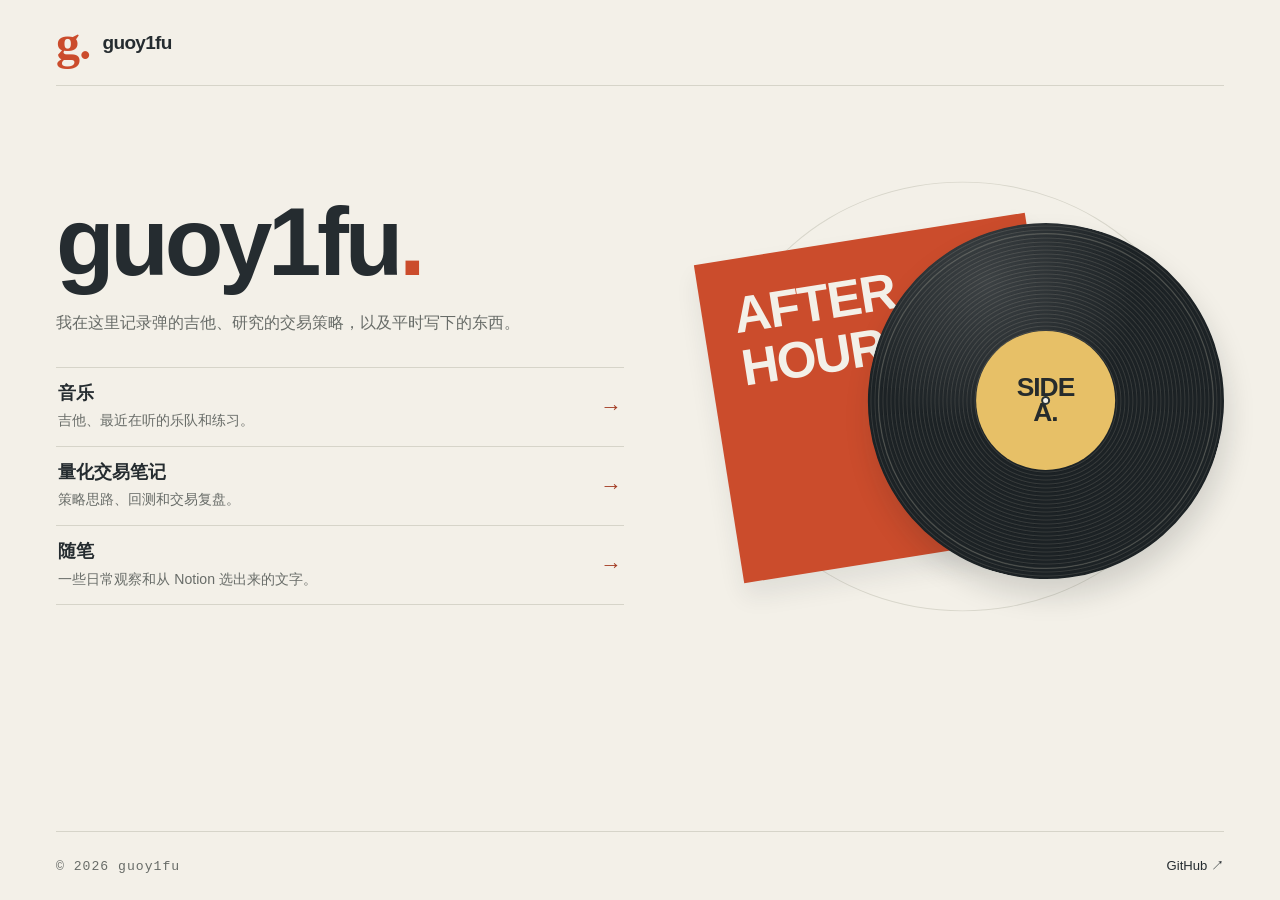
<file: index.html>
<!doctype html>
<html lang="zh-CN">
<head>
  <meta charset="utf-8">
  <meta name="viewport" content="width=device-width, initial-scale=1">
  <meta name="description" content="guoy1fu 的音乐、量化交易笔记和随笔。">
  <meta name="theme-color" content="#f3f0e8">
  <title>guoy1fu 的个人网站</title>
  <link rel="icon" href="./assets/favicon.svg" type="image/svg+xml">
  <link rel="stylesheet" href="./assets/style.css?v=2">
  <link rel="stylesheet" href="./assets/site.css?v=1">
  <script src="./assets/app.js?v=2" defer></script>
</head>
<body class="personal-site personal-home">
  <a class="skip" href="#main">跳到正文</a>
  <header class="header shell">
    <div class="brand"><span class="brand-mark" aria-hidden="true">g.</span><span>guoy1fu</span></div>

  </header>
  <main id="main" tabindex="-1">
    <div class="shell front-page">
      <div class="front-copy">
        <h1>guoy1fu<span>.</span></h1>
        <p class="page-intro">我在这里记录弹的吉他、研究的交易策略，以及平时写下的东西。</p>
        <nav class="front-links" aria-label="网站栏目">
          <a href="music/">
            <span><strong>音乐</strong><small>吉他、最近在听的乐队和练习。</small></span>
            <span class="link-arrow" aria-hidden="true">→</span>
          </a>
          <a href="trading/">
            <span><strong>量化交易笔记</strong><small>策略思路、回测和交易复盘。</small></span>
            <span class="link-arrow" aria-hidden="true">→</span>
          </a>
          <a href="essays/">
            <span><strong>随笔</strong><small>一些日常观察和从 Notion 选出来的文字。</small></span>
            <span class="link-arrow" aria-hidden="true">→</span>
          </a>
        </nav>
      </div>
      <div class="record-scene front-art" aria-hidden="true">
        <div class="orbit orbit-one"></div>
        <div class="sleeve"><span>AFTER<br>HOURS.</span><i class="sleeve-star">✳</i></div>
        <div class="vinyl"><div class="vinyl-label"><strong>SIDE<br>A.</strong><i></i></div></div>
      </div>
    </div>
  </main>
  <footer class="footer shell">
    <span>© <span data-year>2026</span> guoy1fu</span>
    <a href="https://github.com/guoy1fu">GitHub <span aria-hidden="true">↗</span></a>
  </footer>
</body>
</html>
</file>
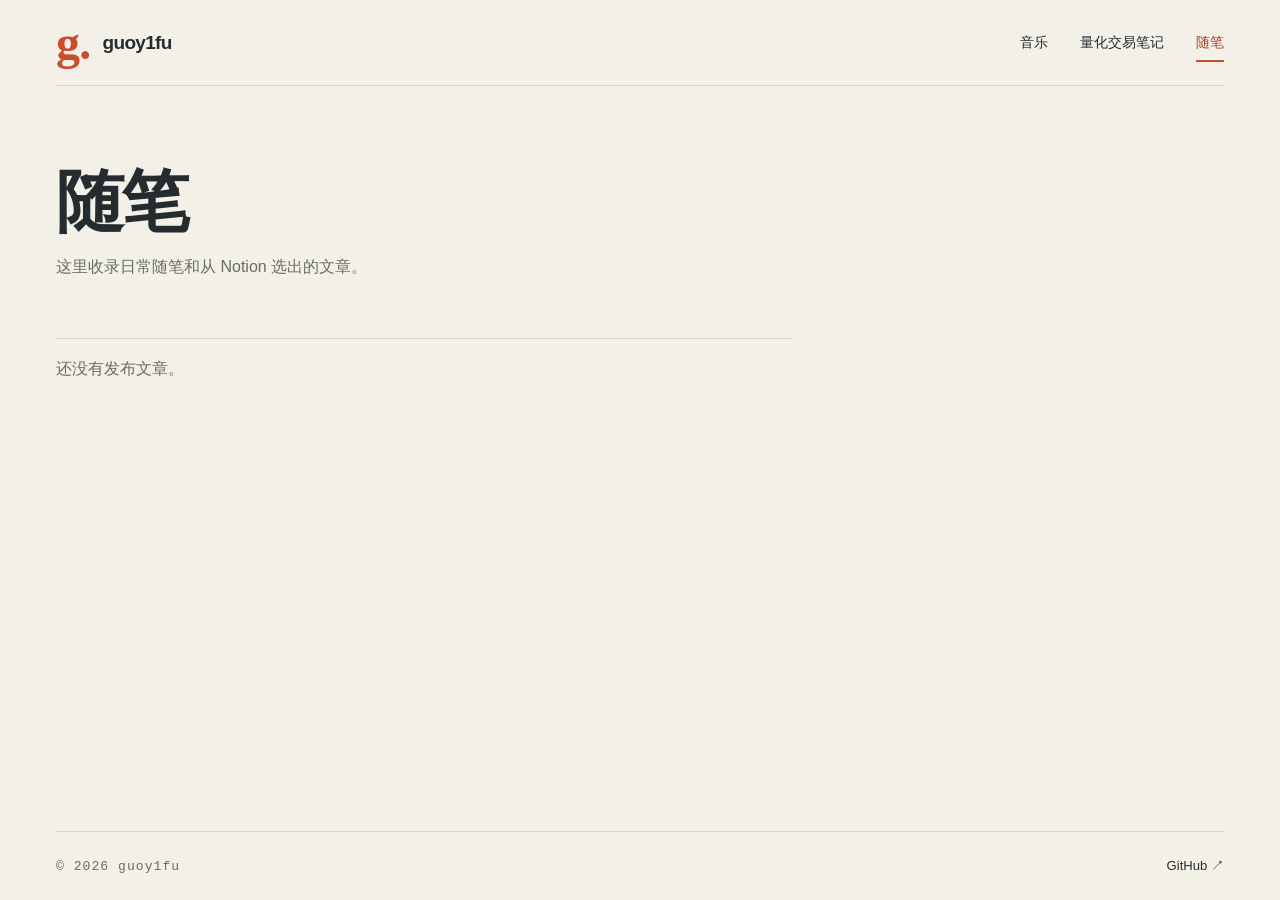
<file: essays/index.html>
<!doctype html>
<html lang="zh-CN">
<head>
  <meta charset="utf-8">
  <meta name="viewport" content="width=device-width, initial-scale=1">
  <meta name="description" content="这里收录日常随笔和从 Notion 选出的文章。">
  <meta name="theme-color" content="#f3f0e8">
  <title>随笔 · guoy1fu</title>
  <link rel="icon" href="../assets/favicon.svg" type="image/svg+xml">
  <link rel="stylesheet" href="../assets/style.css?v=2">
  <link rel="stylesheet" href="../assets/site.css?v=1">
  <script src="../assets/app.js?v=2" defer></script>
</head>
<body class="personal-site ">
  <a class="skip" href="#main">跳到正文</a>
  <header class="header shell">
    <a class="brand" href="../" aria-label="guoy1fu 首页"><span class="brand-mark" aria-hidden="true">g.</span><span>guoy1fu</span></a>
    <nav class="site-nav" aria-label="网站栏目">
      <a href="../music/">音乐</a>
      <a href="../trading/">量化交易笔记</a>
      <a href="../essays/" aria-current="page">随笔</a>
    </nav>
  </header>
  <main id="main" tabindex="-1">
    <div class="shell journal-layout">
      <header class="section-intro-block">
        <h1>随笔</h1>
        <p class="page-intro">这里收录日常随笔和从 Notion 选出的文章。</p>
      </header>
      <div class="journal-entries">
        <p class="empty-message">还没有发布文章。</p>
      </div>
    </div>
  </main>
  <footer class="footer shell">
    <span>© <span data-year>2026</span> guoy1fu</span>
    <a href="https://github.com/guoy1fu">GitHub <span aria-hidden="true">↗</span></a>
  </footer>
</body>
</html>
</file>
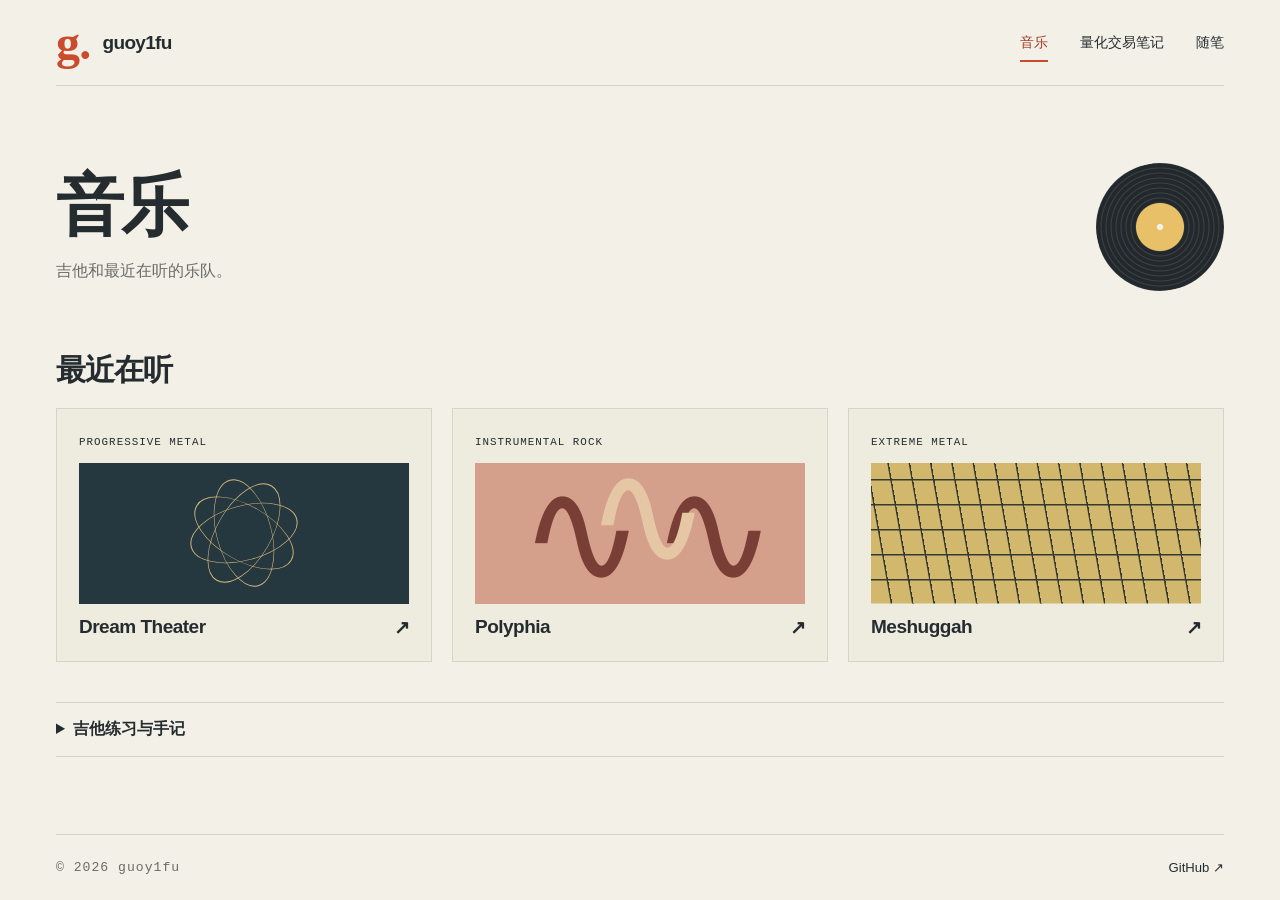
<file: music/index.html>
<!doctype html>
<html lang="zh-CN">
<head>
  <meta charset="utf-8">
  <meta name="viewport" content="width=device-width, initial-scale=1">
  <meta name="description" content="guoy1fu 的吉他、听歌收藏和练习工具。">
  <meta name="theme-color" content="#f3f0e8">
  <title>音乐 · guoy1fu</title>
  <link rel="icon" href="../assets/favicon.svg" type="image/svg+xml">
  <link rel="stylesheet" href="../assets/style.css?v=2">
  <link rel="stylesheet" href="../assets/site.css?v=1">
  <script src="../assets/app.js?v=3" defer></script>
</head>
<body class="personal-site personal-music">
  <a class="skip" href="#main">跳到正文</a>
  <header class="header shell">
    <a class="brand" href="../" aria-label="guoy1fu 首页"><span class="brand-mark" aria-hidden="true">g.</span><span>guoy1fu</span></a>
    <nav class="site-nav" aria-label="网站栏目">
      <a href="../music/" aria-current="page">音乐</a>
      <a href="../trading/">量化交易笔记</a>
      <a href="../essays/">随笔</a>
    </nav>
  </header>
  <main id="main" tabindex="-1">
    <div class="shell music-layout">
      <header class="section-intro-block music-title">
        <div>
          <h1>音乐</h1>
          <p class="page-intro">吉他和最近在听的乐队。</p>
        </div>
        <div class="music-title-record" aria-hidden="true"></div>
      </header>
      <section class="listening" id="sounds" aria-labelledby="listening-title">
        <h2 id="listening-title">最近在听</h2>
        <div class="artists" lang="en">
          <a class="artist artist-one" href="https://dreamtheater.net/" target="_blank" rel="noopener noreferrer"><span class="artist-index">PROGRESSIVE METAL</span><div class="artist-visual visual-rings" aria-hidden="true"><i></i><i></i><i></i><i></i></div><h3>Dream Theater <span aria-hidden="true">↗</span></h3></a>
          <a class="artist artist-two" href="https://www.polyphia.com/" target="_blank" rel="noopener noreferrer"><span class="artist-index">INSTRUMENTAL ROCK</span><div class="artist-visual visual-wave" aria-hidden="true">∿<span>∿</span>∿</div><h3>Polyphia <span aria-hidden="true">↗</span></h3></a>
          <a class="artist artist-three" href="https://www.meshuggah.net/" target="_blank" rel="noopener noreferrer"><span class="artist-index">EXTREME METAL</span><div class="artist-visual visual-grid" aria-hidden="true"></div><h3>Meshuggah <span aria-hidden="true">↗</span></h3></a>
        </div>
      </section>
      <details class="practice-disclosure" id="practice">
        <summary>吉他练习与手记</summary>
        <div class="practice-content">
          <section aria-label="Practice timer and weekly sessions" lang="en">
            <div class="practice-tool">
              <div class="tool-title">Session timer</div>
              <div class="timer" id="timer" role="timer" aria-label="Session countdown">25:00</div>
              <p class="timer-caption" id="timer-caption" aria-live="polite">Ready.</p>
              <div class="timer-controls">
                <button class="button dark" id="timer-start" type="button">Start <span>▷</span></button>
                <button class="icon-button" id="timer-reset" type="button" aria-label="Reset timer">↺</button>
              </div>
              <div class="weekly">
                <div><strong>This week</strong><span id="weekly-count">0 / 3</span></div>
                <label><input type="checkbox" data-practice="0"> Session 01</label>
                <label><input type="checkbox" data-practice="1"> Session 02</label>
                <label><input type="checkbox" data-practice="2"> Session 03</label>
                <small id="storage-notice">Saved in this browser. Resets on Monday.</small>
              </div>
            </div>
          </section>
          <section id="notebook" aria-labelledby="notebook-title" lang="en">
            <h2 id="notebook-title">Scratchpad</h2>
            <form id="note-form" class="note-form">
              <label for="note-text">New note</label>
              <textarea id="note-text" rows="5" maxlength="3000" placeholder="Riffs, chords, ideas…" required></textarea>
              <div class="note-actions">
                <span id="note-status" role="status">Private · Browser storage</span>
                <button class="button dark" type="submit">Save <span>↗</span></button>
              </div>
              <div class="saved-notes" id="saved-notes"></div>
              <button id="export-notes" class="underlined export" type="button" hidden>Export notes ↓</button>
            </form>
          </section>
        </div>
      </details>
    </div>
  </main>
  <footer class="footer shell">
    <span>© <span data-year>2026</span> guoy1fu</span>
    <a href="https://github.com/guoy1fu">GitHub <span aria-hidden="true">↗</span></a>
  </footer>
</body>
</html>
</file>
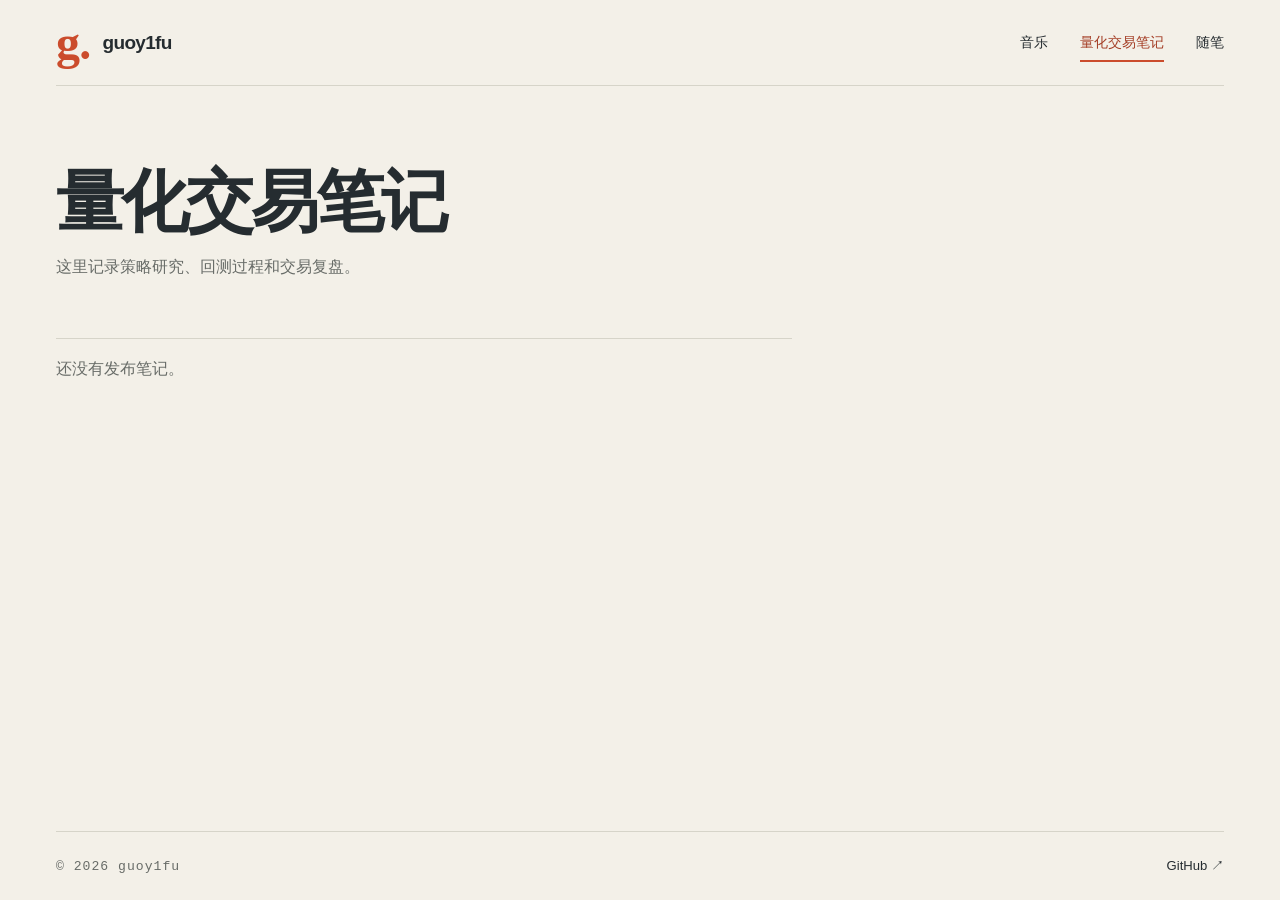
<file: trading/index.html>
<!doctype html>
<html lang="zh-CN">
<head>
  <meta charset="utf-8">
  <meta name="viewport" content="width=device-width, initial-scale=1">
  <meta name="description" content="这里记录策略研究、回测过程和交易复盘。">
  <meta name="theme-color" content="#f3f0e8">
  <title>量化交易笔记 · guoy1fu</title>
  <link rel="icon" href="../assets/favicon.svg" type="image/svg+xml">
  <link rel="stylesheet" href="../assets/style.css?v=2">
  <link rel="stylesheet" href="../assets/site.css?v=1">
  <script src="../assets/app.js?v=2" defer></script>
</head>
<body class="personal-site ">
  <a class="skip" href="#main">跳到正文</a>
  <header class="header shell">
    <a class="brand" href="../" aria-label="guoy1fu 首页"><span class="brand-mark" aria-hidden="true">g.</span><span>guoy1fu</span></a>
    <nav class="site-nav" aria-label="网站栏目">
      <a href="../music/">音乐</a>
      <a href="../trading/" aria-current="page">量化交易笔记</a>
      <a href="../essays/">随笔</a>
    </nav>
  </header>
  <main id="main" tabindex="-1">
    <div class="shell journal-layout">
      <header class="section-intro-block">
        <h1>量化交易笔记</h1>
        <p class="page-intro">这里记录策略研究、回测过程和交易复盘。</p>
      </header>
      <div class="journal-entries">
        <p class="empty-message">还没有发布笔记。</p>
      </div>
    </div>
  </main>
  <footer class="footer shell">
    <span>© <span data-year>2026</span> guoy1fu</span>
    <a href="https://github.com/guoy1fu">GitHub <span aria-hidden="true">↗</span></a>
  </footer>
</body>
</html>
</file>
<file: assets/style.css>
@charset "UTF-8";
:root{--paper:#f3f0e8;--ink:#252c30;--muted:#686c68;--orange:#cb4c2c;--line:#d6d4c9;--cream:#f9f5e9;--navy:#1e3039;--mono:Consolas,"Courier New",monospace;--sans:Inter,"Segoe UI","PingFang SC","Microsoft YaHei",sans-serif}
*{box-sizing:border-box}html{scroll-behavior:smooth;scroll-padding-top:24px}body{margin:0;background:var(--paper);color:var(--ink);font-family:var(--sans);-webkit-font-smoothing:antialiased}a{color:inherit;text-decoration:none}button,input,textarea{font:inherit}button,a,input,textarea{-webkit-tap-highlight-color:transparent}button{cursor:pointer}a:focus-visible,button:focus-visible,input:focus-visible,textarea:focus-visible{outline:3px solid var(--orange);outline-offset:6px}::selection{background:#edb79e;color:#222}.shell{max-width:1280px;width:calc(100% - 112px);margin-inline:auto}.skip{position:fixed;left:20px;top:-80px;background:var(--ink);color:white;padding:15px;z-index:30}.skip:focus{top:10px}.header{height:112px;display:flex;align-items:center;justify-content:space-between;border-bottom:1px solid var(--line);gap:24px}.brand{display:flex;align-items:center;gap:12px;font-size:19px;font-weight:750;letter-spacing:-.7px}.brand-mark{font-family:Georgia,serif;font-size:48px;color:var(--orange);line-height:1}.brand-sub{display:block;margin-top:5px;font:8px var(--mono);letter-spacing:1.05px;color:var(--muted)}nav{display:flex;align-items:center;gap:32px;font-size:13px}nav a{position:relative;padding:10px 0}nav a[aria-current]{color:var(--orange)}nav a[aria-current]:after{content:"";position:absolute;bottom:0;left:0;width:16px;height:2px;background:var(--orange)}nav a:hover{color:var(--orange)}nav .github{border-left:1px solid var(--line);padding-left:28px;font:12px var(--mono)}.eyebrow{font:10px/1.6 var(--mono);letter-spacing:1.6px;margin:0 0 22px}.status-dot{display:inline-block;width:7px;height:7px;border-radius:50%;background:var(--orange);margin-right:8px}.home-hero{display:grid;grid-template-columns:1.04fr 1fr;align-items:center;min-height:660px;gap:24px;padding-block:62px 66px}h1,h2,h3,p{margin-top:0}h1{font-size:clamp(42px,4.6vw,66px);line-height:1.34;letter-spacing:-2.5px;font-weight:750;margin-bottom:27px}.serif-orange{color:var(--orange);font-family:Georgia,"Songti SC",SimSun,serif;font-weight:500}.hero-description{font-size:14px;line-height:2.05;color:var(--muted);margin-bottom:30px}.button{display:inline-flex;align-items:center;justify-content:space-between;gap:40px;min-height:50px;padding:14px 21px;border:1px solid transparent;font-size:12px;line-height:1.4;transition:transform .2s,background .2s}.button:hover{transform:translateY(-3px)}.button.dark{background:var(--ink);color:var(--cream)}.button.dark:hover{background:#40505a}.button.cream{background:var(--cream);color:var(--ink)}.button span{font-size:20px;line-height:1}.hero-footnote{font:9px var(--mono);letter-spacing:.6px;color:var(--muted);display:flex;align-items:center;gap:11px;margin-top:53px}.tiny-star{font-size:22px;color:var(--orange)}.small-line{width:23px;height:1px;background:var(--line)}.record-scene{height:490px;position:relative;display:block;isolation:isolate}.orbit{border:1px solid #d9d7cc;border-radius:50%;position:absolute;z-index:-2;inset:0 0 0 0}.orbit-one{transform:scale(.92)}.orbit-two{transform:scale(1.07,.77) rotate(-33deg)}.scene-caption{position:absolute;left:12px;top:3px;font:9px var(--mono);letter-spacing:1.5px}.scene-bottom{position:absolute;bottom:3px;right:8px;font:8px var(--mono);letter-spacing:1.2px}.sleeve{position:absolute;left:0;top:83px;width:65%;height:330px;background:var(--orange);color:var(--paper);transform:rotate(-9deg);box-shadow:0 14px 24px #1e303917;overflow:hidden;padding:26px 22px;z-index:1}.sleeve>span{font-size:clamp(24px,2.7vw,38px);font-weight:850;line-height:1.02;letter-spacing:-1.5px;position:relative;z-index:3}.sleeve small{position:absolute;bottom:19px;left:22px;font:8px var(--mono);letter-spacing:1px}.sleeve-star{position:absolute;right:-10px;bottom:16px;font-size:170px;line-height:1;color:#e89466;font-style:normal}.vinyl{position:absolute;width:340px;height:340px;border-radius:50%;background:radial-gradient(circle at 25% 22%,#ffffff24,transparent 39%),repeating-radial-gradient(circle,#1c2225 0px,#1c2225 2px,#373b3b 3px,#181d20 4px);box-shadow:8px 15px 28px #151a1926;display:grid;place-items:center;transition:transform 1s}.record-scene>.vinyl{right:-2px;top:76px;z-index:2;transform:rotate(15deg)}.record-scene:hover>.vinyl{transform:rotate(42deg)}.vinyl:after{content:"";position:absolute;inset:10px;border:1px solid #b2b1a344;border-radius:50%}.vinyl-label{height:134px;width:134px;background:#e7c067;border-radius:50%;text-align:center;display:flex;flex-direction:column;align-items:center;justify-content:center;position:relative;color:#262b2c;transform:rotate(-15deg)}.vinyl-label small{font:6px var(--mono);letter-spacing:.7px;margin:0 0 9px}.vinyl-label strong{font-size:23px;letter-spacing:-1px;line-height:.96}.vinyl-label>span{font:6px var(--mono);margin-top:15px}.vinyl-label i{height:9px;width:9px;background:var(--paper);border:2px solid #283135;border-radius:50%;position:absolute;top:calc(50% - 4px);left:calc(50% - 4px)}.record-sticker{position:absolute;right:0;bottom:36px;width:108px;height:108px;border-radius:50%;background:#e7c067;z-index:3;display:flex;flex-direction:column;align-items:center;justify-content:center;transform:rotate(12deg);font-size:14px;line-height:1.6;font-weight:650;box-shadow:2px 2px 0 #bda35e}.record-sticker b{font-size:23px;line-height:1}.ticker{border-block:1px solid var(--line);padding:18px 0;overflow:hidden;background:#e9e6dc}.ticker>div{width:max-content;font:11px var(--mono);letter-spacing:2px}.ticker span{display:inline-block;margin-inline:42px;font-size:18px;vertical-align:middle;color:var(--orange)}.worlds{padding-block:80px}.section-heading{display:flex;justify-content:space-between;align-items:flex-end;gap:25px;margin-bottom:32px}.section-heading .eyebrow{margin-bottom:12px}.section-heading h2,h2{font-size:30px;line-height:1.5;letter-spacing:-1px;font-weight:650;margin-bottom:0}.section-number{font:9px var(--mono);color:var(--muted);letter-spacing:1px;white-space:nowrap;padding-bottom:8px}.world-feature{display:grid;grid-template-columns:34% 1fr 74px;min-height:285px;border:1px solid var(--line);transition:box-shadow .2s,transform .2s}.world-feature:hover{box-shadow:0 8px 20px #2831350d;transform:translateY(-3px)}.world-art{background:var(--navy);position:relative;overflow:hidden;color:var(--cream);display:flex;align-items:center;justify-content:center}.world-art>span{position:absolute;bottom:24px;left:24px;font:9px var(--mono);letter-spacing:2px}.audio-lines{display:flex;height:160px;gap:8px;align-items:center;transform:rotate(-15deg);width:90%;justify-content:center}.audio-lines i{width:3px;background:#e4bc68;height:30%;border-radius:2px}.audio-lines i:nth-child(3n){height:80%}.audio-lines i:nth-child(3n + 1){height:50%}.audio-lines i:nth-child(4n){height:95%}.audio-lines i:nth-child(5n){height:38%}.world-description{padding:32px 36px}.card-top{display:flex;align-items:center;gap:20px;margin-bottom:25px}.tag{font:9px var(--mono);border:1px solid var(--line);padding:4px 7px}.live-label{font-size:10px;color:var(--muted)}.live-label i{display:inline-block;width:5px;height:5px;background:#70816d;border-radius:50%;margin-right:6px}.world-description h3{font-size:27px;margin-bottom:14px}.world-description em{font-family:Georgia,serif;font-weight:400;font-size:28px;margin-left:9px;color:var(--muted)}.world-description p{font-size:12px;line-height:1.9;color:var(--muted);margin-bottom:22px}.text-link{font-size:11px}.text-link b{margin-left:14px;font-size:17px}.large-arrow{align-self:center;font-size:35px}.future-row{display:flex;align-items:center;gap:30px;border-bottom:1px solid var(--line);padding:28px 0;color:var(--muted)}.future-row>span:first-child{font:9px var(--mono);letter-spacing:1px}.future-row p{font-size:12px;margin:0}.future-star{margin-left:auto;font-size:30px;font-weight:400;color:#a9aa9d}.about{border-top:1px solid var(--line);display:grid;grid-template-columns:1fr 1fr;gap:90px;padding-block:65px 80px}.about h2{font-size:35px}.about-copy{padding-top:14px}.about-copy p{font-size:13px;color:var(--muted);line-height:2}.underlined{font-size:11px;border:0;background:none;border-bottom:1px solid currentColor;padding:0 0 5px;display:inline-block}.footer{border-top:1px solid var(--line);display:flex;align-items:center;justify-content:space-between;gap:18px;padding-block:25px}.footer>.brand{font-family:Georgia,serif;font-size:33px;color:var(--orange)}.footer>span{font:8px var(--mono);letter-spacing:1px;color:var(--muted)}.footer>a:last-child{font-size:10px}.breadcrumb{padding-block:27px;display:flex;gap:14px;font-size:10px;color:var(--muted)}.breadcrumb a:hover{color:var(--orange)}.music-hero{display:grid;grid-template-columns:1.1fr 1fr;min-height:490px}.music-cover{padding:45px 42px;background:var(--orange);color:var(--cream);position:relative;overflow:hidden}.music-cover h1{font-size:clamp(35px,3.5vw,51px);letter-spacing:-2px;margin-bottom:22px}.music-cover h1 span{font-family:Georgia,"Songti SC",SimSun,serif;font-weight:400}.music-cover>p:not(.eyebrow){font-size:13px;line-height:1.9;color:#fff1dfd9;margin-bottom:28px}.music-cover .eyebrow{font-size:8px;letter-spacing:1.5px;margin-bottom:26px}.cover-foot{font:7px var(--mono);letter-spacing:1.05px;display:block;margin-top:34px}.music-record{background:var(--navy);position:relative;overflow:hidden;color:var(--cream);min-height:490px}.music-record>.vinyl{width:350px;height:350px;top:54px;right:-20px;transform:rotate(-20deg);box-shadow:0 0 30px #0005}.music-record .vinyl-label{background:#d0b981;height:145px;width:145px;transform:rotate(20deg)}.music-record .vinyl-label strong{font-size:27px}.music-record .vinyl-label small{font-size:5px}.side-label{position:absolute;top:25px;left:25px;font:8px/1.7 var(--mono);letter-spacing:1.4px}.record-caption{position:absolute;bottom:28px;left:30px;display:flex;align-items:center;gap:17px}.record-caption>span{font-size:46px;color:#e3bb69}.record-caption p{font-size:14px;margin:0}.record-caption small{display:block;font:7px var(--mono);letter-spacing:1px;color:#a7b4b7;margin-top:7px}.music-nav{display:flex;justify-content:space-between;border-bottom:1px solid var(--line);padding-block:16px;font-size:11px}.section-space{padding-block:72px}.section-intro{font-size:12px;color:var(--muted);line-height:1.9;margin-top:-15px;margin-bottom:32px}.roadmap{display:grid;grid-template-columns:repeat(3,1fr);border:1px solid var(--line)}.milestone{padding:30px 26px;border-right:1px solid var(--line)}.milestone:last-child{border-right:0}.milestone.current{background:#e9e5d8}.phase{font:29px Georgia,serif;color:var(--orange);display:flex;justify-content:space-between;align-items:center;margin-bottom:26px}.phase small{font:9px var(--sans);color:var(--muted)}.milestone h3{font-size:17px;margin-bottom:15px;font-weight:650}.milestone p,.milestone li{font-size:11px;line-height:1.9;color:var(--muted)}.milestone ul{padding-left:16px;margin-top:18px;margin-bottom:25px}.phase-time{display:block;border-top:1px solid var(--line);padding-top:16px;font-size:9px;color:var(--muted)}.journey-note{display:flex;align-items:center;gap:16px;padding-top:22px}.journey-note>span:first-child{font-size:23px;color:var(--orange)}.journey-note p{font-size:11px;color:var(--muted);margin:0}.journey-note>span:last-child{margin-left:auto;font:8px var(--mono);letter-spacing:1px;color:var(--muted)}.practice-section{background:#e7e7dd;border-block:1px solid var(--line)}.practice-grid{display:grid;grid-template-columns:1.1fr 1fr;gap:70px}.muted{color:var(--muted);font-size:12px;line-height:1.9}.session-row{display:grid;grid-template-columns:95px 80px 1fr;align-items:center;gap:12px;border-bottom:1px solid #d0d1c6;padding-block:24px}.session-row>span{font-size:11px}.session-row strong{font-size:27px;font-weight:500;letter-spacing:-1px}.session-row strong small{font:9px var(--mono);letter-spacing:0;color:var(--muted)}.session-row p{font-size:10px;line-height:1.9;color:var(--muted);margin:0}.practice-foot{font-size:10px;line-height:1.9;color:var(--muted);margin:20px 0 0}.practice-tool{background:var(--cream);border:1px solid #d2d1c6;padding:24px 30px 25px;box-shadow:5px 5px 0 #d9dace}.tool-title{display:flex;align-items:center;font:8px var(--mono);letter-spacing:1px}.tool-title>span:last-child{font-size:23px;color:var(--orange);margin-left:auto}.timer{font:76px/1.2 var(--mono);letter-spacing:-5px;text-align:center;margin-top:20px;font-variant-numeric:tabular-nums}.timer-caption{text-align:center;font-size:10px;color:var(--muted);margin:8px 0 20px;min-height:16px}.timer-controls{display:flex;justify-content:center;gap:10px}.timer-controls .button{min-height:40px;padding:10px 17px;font-size:11px;gap:22px}.icon-button{border:1px solid var(--line);background:transparent;width:41px;font-size:22px}.weekly{border-top:1px solid var(--line);margin-top:25px;padding-top:19px}.weekly>div{display:flex;justify-content:space-between;font-size:10px;margin-bottom:14px}.weekly>div span{font-family:var(--mono);color:var(--muted)}.weekly label{display:flex;align-items:center;gap:7px;font-size:10px;color:var(--muted);margin-block:10px}.weekly input{accent-color:var(--orange);width:14px;height:14px;margin:0}.weekly small{display:block;font-size:8px;line-height:1.7;color:var(--muted);margin-top:15px}.artists{display:grid;grid-template-columns:repeat(3,1fr);gap:20px}.artist{border:1px solid var(--line);padding:22px;transition:transform .2s;background:#eeebdf}.artist:hover{transform:translateY(-5px)}.artist-index{font:7px var(--mono);letter-spacing:1px}.artist-visual{height:160px;margin-block:18px 22px;position:relative;overflow:hidden}.visual-rings{display:flex;align-items:center;justify-content:center;background:#26383f}.visual-rings i{border:1px solid #d4b77d;width:110px;height:110px;position:absolute;border-radius:50%;transform:rotate(30deg) scaleX(.5)}.visual-rings i:nth-child(2){transform:rotate(75deg) scaleX(.5)}.visual-rings i:nth-child(3){transform:rotate(120deg) scaleX(.5)}.visual-rings i:nth-child(4){transform:rotate(165deg) scaleX(.5)}.visual-wave{background:#d5a08b;display:flex;align-items:center;justify-content:center;color:#793f36;font:150px/1 Georgia,serif;letter-spacing:-60px;padding-right:45px}.visual-wave>span{color:#e5c7a5;transform:translateY(-18px)}.visual-grid{background-color:#d2b86c;background-image:repeating-linear-gradient(0deg,transparent 0px,transparent 23px,#343a31 24px,#343a31 25px),repeating-linear-gradient(80deg,transparent 0px,transparent 19px,#343a31 20px,#343a31 21px);clip-path:polygon(0 0,100% 0,100% 100%,0 100%)}.artist h3{font-size:19px;letter-spacing:-.5px;display:flex;justify-content:space-between;gap:8px;margin-bottom:11px}.artist p{font-size:10px;color:var(--muted);margin-bottom:22px}.artist>small{font-size:8px;color:var(--muted)}.demo-slot{display:flex;align-items:center;gap:25px;padding:30px;border:1px dashed #bfbdaf;margin-top:30px}.demo-icon{font:60px Georgia,serif;color:#a4a895}.demo-slot .eyebrow{font-size:7px;margin-bottom:9px}.demo-slot h3{font-size:17px;margin-bottom:10px;font-weight:600}.demo-slot p:last-child{font-size:10px;line-height:1.8;color:var(--muted);margin:0}.demo-label{margin-left:auto;font-size:9px;color:var(--muted);white-space:nowrap}.notebook{display:grid;grid-template-columns:1fr 1.2fr;gap:75px;border-top:1px solid var(--line);padding-block:65px 80px}.notebook h2{font-size:35px;margin-bottom:20px}.local-note{font-size:9px;color:var(--muted);line-height:1.9;margin-top:30px}.note-form>label{display:block;font-size:11px;margin-bottom:15px}.note-form textarea{width:100%;background:transparent;border:1px solid #c8c9bd;border-radius:0;resize:vertical;padding:17px;font-size:12px;line-height:1.9;color:var(--ink)}.note-form textarea::placeholder{color:#96988d}.note-actions{display:flex;align-items:center;justify-content:space-between;gap:15px;margin-top:15px}.note-actions>span{font-size:9px;line-height:1.7;color:var(--muted)}.note-actions .button{white-space:nowrap;min-height:40px;font-size:10px;padding:10px 15px;gap:20px}.saved-notes{margin-top:25px}.saved-note{padding:15px 0;border-top:1px solid var(--line)}.saved-note time{font:8px var(--mono);color:var(--muted)}.saved-note p{font-size:11px;line-height:1.9;white-space:pre-wrap;overflow-wrap:anywhere;margin:9px 0 0}.export{margin-top:14px;font-size:9px}[hidden]{display:none!important}
@media(min-width:1500px){.home-hero{min-height:710px}.record-scene{height:520px}.record-scene>.vinyl{width:390px;height:390px;top:70px}.sleeve{height:360px}.vinyl-label{width:150px;height:150px}}
@media(max-width:1100px){.shell{width:calc(100% - 64px)}.header{height:95px}.brand-sub{font-size:7px}.home-hero{min-height:570px}.record-scene{height:420px}.record-scene>.vinyl{width:290px;height:290px;top:70px;right:-6px}.sleeve{height:280px;top:80px}.record-sticker{bottom:25px;width:90px;height:90px;font-size:12px}.hero-footnote{font-size:7px;gap:8px}.hero-footnote .small-line{display:none}.section-heading h2{font-size:26px}.practice-grid{gap:36px}.session-row{grid-template-columns:80px 70px 1fr;gap:6px}.music-cover{padding:35px 30px}.music-record>.vinyl{width:320px;height:320px;right:-55px}.music-cover h1{font-size:40px}.artist{padding:18px}.artist h3{font-size:17px}.notebook{gap:45px}.world-description{padding:30px}.world-feature{grid-template-columns:33% 1fr 50px}}
@media(max-width:760px){.shell{width:calc(100% - 40px)}.header{height:86px;gap:10px}.brand{font-size:16px;gap:8px}.brand-mark{font-size:39px}.brand-sub{display:none}nav{gap:18px;font-size:11px}nav .github{display:none}.home-hero{grid-template-columns:1fr;gap:15px;padding-block:40px 32px}.hero-copy .eyebrow{font-size:8px;letter-spacing:1px}.home-hero h1{font-size:46px;letter-spacing:-2px}.hero-description{font-size:12px;margin-bottom:23px}.hero-footnote{margin-top:30px;font-size:7px}.record-scene{width:min(100%,430px);height:390px;margin:auto}.record-scene>.vinyl{width:285px;height:285px;right:5px;top:55px}.sleeve{width:63%;top:57px;height:275px}.sleeve>span{font-size:30px}.scene-caption{font-size:7px}.scene-bottom{font-size:7px}.record-sticker{right:5px;bottom:18px}.ticker{padding-block:13px}.ticker>div{font-size:9px}.worlds{padding-block:50px}.section-heading{gap:12px;align-items:flex-start;margin-bottom:24px}.section-heading h2{font-size:23px;letter-spacing:-.8px}.section-number{font-size:7px;padding-top:6px}.eyebrow{font-size:8px;letter-spacing:1px}.world-feature{grid-template-columns:1fr;position:relative}.world-art{height:170px}.audio-lines{height:120px;width:65%;gap:12px}.world-description{padding:25px}.world-description h3{font-size:26px}.world-description p{font-size:11px}.large-arrow{position:absolute;bottom:23px;right:25px;font-size:28px}.future-row{gap:15px;padding-block:24px}.future-row>span:first-child{font-size:7px}.future-row p{font-size:10px}.about{grid-template-columns:1fr;gap:20px;padding-block:40px 50px}.about h2{font-size:31px}.about-copy p{font-size:12px}.footer{flex-wrap:wrap;padding-block:20px;gap:14px}.footer>span{font-size:6px;letter-spacing:.3px}.footer>a:last-child{font-size:9px}.breadcrumb{font-size:9px;padding-block:21px}.music-hero{grid-template-columns:1fr}.music-cover{padding:32px 25px}.music-cover h1{font-size:39px}.music-cover>p:not(.eyebrow){font-size:12px}.music-record{min-height:280px}.music-record>.vinyl{width:260px;height:260px;right:15px;top:-35px}.music-record .vinyl-label{width:120px;height:120px}.music-record .vinyl-label strong{font-size:22px}.music-record .vinyl-label small{font-size:4px}.record-caption{left:24px;bottom:20px}.record-caption>span{font-size:33px}.record-caption p{font-size:12px}.side-label{font-size:6px;left:20px;top:20px;max-width:80px}.music-nav{gap:6px;padding-block:13px}.music-nav a{font-size:9px}.section-space{padding-block:46px}.section-intro{font-size:11px;margin-top:-5px}.roadmap{grid-template-columns:1fr}.milestone{border-right:0;border-bottom:1px solid var(--line);padding:25px}.milestone:last-child{border-bottom:0}.phase{margin-bottom:18px}.milestone p br{display:none}.milestone ul{margin-block:15px}.journey-note{gap:10px;align-items:flex-start}.journey-note p{font-size:10px;line-height:1.8}.journey-note>span:last-child{display:none}.practice-grid{grid-template-columns:1fr;gap:30px}.session-row{grid-template-columns:85px 72px 1fr}.practice-tool{padding:24px}.artists{grid-template-columns:1fr;gap:18px}.artist{padding:22px}.artist-visual{height:180px}.artist-index{font-size:8px}.artist h3{font-size:22px}.artist p{font-size:11px}.demo-slot{padding:20px;gap:15px;align-items:flex-start}.demo-icon{font-size:40px}.demo-slot .eyebrow{font-size:6px;line-height:1.8}.demo-slot h3{font-size:15px;line-height:1.7}.demo-label{display:none}.notebook{grid-template-columns:1fr;gap:25px;padding-block:42px 50px}.notebook h2{font-size:31px}.local-note{margin-top:16px}.note-actions>span{font-size:8px}.music-page .footer>span{font-size:6px}}
@media(prefers-reduced-motion:reduce){html{scroll-behavior:auto}*,*:before,*:after{transition:none!important;animation:none!important}}

/* Minimal personal index — typography and artwork first. */
.minimal-home .home-hero{min-height:680px;padding-block:60px 80px}
.minimal-home h1{font-size:clamp(58px,6.7vw,94px);letter-spacing:-5px;line-height:1.06;margin-bottom:28px;font-weight:650}
.minimal-home h1 .serif-orange{font-style:italic;letter-spacing:-4px;font-size:.86em}
.minimal-home .hero-description{font-size:13px;line-height:1.7;margin-bottom:31px}
.minimal-home .hero-footnote{margin-top:65px;font-size:8px}
.minimal-home .sleeve>span{font-size:clamp(39px,4.8vw,67px);letter-spacing:-3px;line-height:.92}
.minimal-home .sleeve{padding-top:30px}
.minimal-home .record-sticker{font:11px/1.5 var(--mono);letter-spacing:1px}
.minimal-home .vinyl-label strong{font-size:30px}
.index-section{padding-block:0 60px}
.index-header{display:flex;justify-content:space-between;padding-bottom:18px;border-bottom:1px solid var(--ink);font:9px var(--mono);letter-spacing:1.7px}
.index-entry{display:flex;align-items:center;gap:35px;padding-block:32px;border-bottom:1px solid var(--line);transition:padding .2s}
.index-entry[href]:hover{padding-left:10px}
.index-no{font:10px var(--mono);color:var(--muted);align-self:flex-start;margin-top:12px}
.index-entry h2{font:48px/1.15 Georgia,serif;letter-spacing:-1.5px}
.index-entry h2>span{display:block;font:11px var(--sans);letter-spacing:0;color:var(--muted);margin-top:12px}
.index-arrow{font-size:32px;margin-left:20px}
.mini-record{width:68px;height:68px;border-radius:50%;background:radial-gradient(circle,var(--paper) 0 2px,var(--orange) 3px 12px,transparent 13px),repeating-radial-gradient(circle,#272e31 0 2px,#44494a 3px,#272e31 4px);margin-left:auto}
.index-soon{padding-block:24px;color:#96998e}
.index-soon h2{font-size:28px;font-style:italic;letter-spacing:-.6px}
.index-placeholder{margin-left:auto;font:14px var(--mono)}
.minimal-music .music-cover h1{font-size:88px;line-height:1;letter-spacing:-4px;margin-block:35px 22px;font-weight:650}
.minimal-music .music-cover h1 span{font-style:italic;font-weight:400}
.minimal-music .cover-foot{margin-top:32px}
.minimal-music .music-hero{min-height:470px}
.minimal-music .music-record{min-height:470px}
.minimal-music .music-cover{padding-block:35px}
.minimal-music .section-heading h2,.minimal-music .notebook h2{font:42px/1.2 Georgia,serif;letter-spacing:-1.5px}
.minimal-music .artist h3{margin-bottom:20px}
.minimal-music .artist-visual{height:195px}
.recordings-section{padding-bottom:65px}
.empty-recording{display:flex;align-items:center;gap:25px;padding:25px 0;border-block:1px solid var(--line);color:var(--muted);font-size:12px}
.empty-disc{font:58px Georgia,serif;color:#999e8f}
.archive-format{font:8px var(--mono);letter-spacing:1.2px;margin-left:auto}
.studio-label{display:flex;flex-direction:column;justify-content:center;align-items:flex-start}
.studio-symbol{font-size:140px;color:var(--orange);line-height:1}
.studio-label p{font:26px Georgia,serif;letter-spacing:-.5px;margin:28px 0 17px}
.studio-label>span:last-child{font:8px var(--mono);letter-spacing:2px;color:var(--muted)}
.minimal-music .music-nav{font:9px var(--mono);letter-spacing:.5px}
@media(max-width:1100px){.minimal-home h1{font-size:70px}.minimal-home .hero-copy{position:relative;z-index:4}.minimal-home .home-hero{min-height:600px}.minimal-music .music-cover h1{font-size:76px}}
@media(max-width:760px){.minimal-home .home-hero{padding-block:40px;min-height:0}.minimal-home h1{font-size:68px;letter-spacing:-3px}.minimal-home h1 .serif-orange{letter-spacing:-2px}.minimal-home .hero-description{font-size:11px}.minimal-home .hero-footnote{margin-top:30px}.minimal-home .record-scene{margin-top:22px}.minimal-home .sleeve>span{font-size:51px}.index-section{padding-bottom:38px}.index-entry{gap:20px;padding-block:25px}.index-entry h2{font-size:37px}.index-entry h2>span{font-size:10px}.index-soon h2{font-size:26px}.mini-record{width:48px;height:48px}.index-arrow{font-size:25px;margin-left:0}.minimal-music .music-cover h1{font-size:78px;margin-top:27px}.minimal-music .music-record{min-height:280px}.minimal-music .music-nav{font-size:7px;letter-spacing:0}.minimal-music .music-nav a{font-size:8px}.minimal-music .section-heading h2,.minimal-music .notebook h2{font-size:35px}.studio-label{display:none}.minimal-music .practice-grid{grid-template-columns:1fr}.empty-recording{gap:17px}.archive-format{font-size:6px;max-width:85px;text-align:right;line-height:1.9}.recordings-section{padding-bottom:42px}.minimal-music .artist-visual{height:180px}}
</file>
<file: assets/site.css>
.personal-site {
  min-height: 100vh;
  display: flex;
  flex-direction: column;
}

.personal-site main { flex: 1; }
.personal-site .header { height: auto; min-height: 86px; padding-block: 12px; }
.personal-site h1 {
  margin: 0 0 14px;
  font-size: clamp(2.25rem, 6vw, 4.25rem);
  line-height: 1.12;
  letter-spacing: -.045em;
}

.personal-site .footer { justify-content: space-between; }
.personal-site .footer > span,
.personal-site .footer > a:last-child { font-size: .82rem; }

.page-intro {
  max-width: 33em;
  margin-bottom: 0;
  color: var(--muted);
  font-size: 1rem;
  line-height: 1.8;
}

.site-nav { flex-wrap: wrap; gap: .25rem clamp(.8rem, 3.5vw, 2rem); font-size: .9rem; }
.site-nav a { white-space: nowrap; }
.site-nav a[aria-current] { color: #a43e26; }
.site-nav a[aria-current]::after { width: 100%; }

.front-page {
  display: grid;
  grid-template-columns: minmax(0, 1fr) minmax(0, .92fr);
  align-items: center;
  gap: clamp(2rem, 6vw, 6rem);
  padding-block: clamp(2rem, 6vw, 5rem);
}

.personal-home h1 { font-size: clamp(3rem, 8vw, 6rem); }
.personal-home h1 > span { color: var(--orange); }

.front-links {
  display: block;
  margin-top: 1.8rem;
  border-top: 1px solid var(--line);
}

.front-links a {
  display: flex;
  align-items: center;
  justify-content: space-between;
  gap: 1rem;
  padding: .85rem .15rem;
  border-bottom: 1px solid var(--line);
}

.front-links a:hover { background: var(--cream); color: #a43e26; }
.front-links strong { font-size: 1.1rem; }
.front-links small {
  display: block;
  margin-top: .32rem;
  color: var(--muted);
  font-size: .88rem;
  line-height: 1.55;
}

.link-arrow { flex: none; color: #a43e26; font-size: 1.35rem; }
.front-art.record-scene {
  width: 100%;
  margin: 0;
  height: auto;
  aspect-ratio: 1.12;
  pointer-events: none;
}

.front-art .sleeve { left: 3%; top: 16%; width: 64%; height: 69%; padding: 6%; }
.front-art .sleeve > span { font-size: clamp(1.45rem, 4vw, 3.65rem); }
.front-art .sleeve-star { font-size: clamp(4rem, 10vw, 9rem); }
.front-art.record-scene > .vinyl { width: 68%; height: auto; aspect-ratio: 1; top: 13%; right: 0; }
.front-art .vinyl-label { width: 39%; height: 39%; }
.front-art .vinyl-label strong { font-size: clamp(.9rem, 2.3vw, 1.65rem); }

.music-layout, .journal-layout { padding-block: clamp(2.25rem, 6vw, 5rem); }
.section-intro-block { margin-bottom: clamp(2rem, 5vw, 3.5rem); }
.music-title { display: flex; align-items: center; justify-content: space-between; gap: 1rem; }
.music-title-record {
  width: clamp(4rem, 12vw, 8rem);
  aspect-ratio: 1;
  flex: none;
  border-radius: 50%;
  transform: rotate(-12deg);
  background: radial-gradient(circle, var(--paper) 0 3%, #e7c067 4% 26%, transparent 27%),
    repeating-radial-gradient(circle, #22282b 0 3px, #3d4345 4px, #22282b 5px);
}

.listening h2 { margin-bottom: 1rem; }
.personal-music .artist-visual { height: clamp(6rem, 11vw, 9rem); margin-block: .8rem; }
.personal-music .artist h3 { margin-bottom: 0; }
.personal-music .artist-index { font-size: .68rem; line-height: 1.4; }
.practice-disclosure {
  margin-top: 2.5rem;
  border-block: 1px solid var(--line);
}

.practice-disclosure > summary { padding-block: 1rem; cursor: pointer; font-weight: 650; }
.practice-disclosure > summary:focus-visible { outline: 3px solid var(--orange); outline-offset: 4px; }
.practice-content {
  display: grid;
  grid-template-columns: minmax(0, .8fr) minmax(0, 1fr);
  gap: clamp(1.5rem, 5vw, 4rem);
  padding-block: .5rem 1.75rem;
}

.practice-content h2 { margin-bottom: 1rem; font-size: 1.4rem; }
.practice-content .tool-title { font-size: .8rem; }
.practice-content .weekly label, .practice-content .note-form > label { font-size: .85rem; }
.practice-content .note-form textarea { font-size: 1rem; }
.journal-entries { max-width: 46rem; border-top: 1px solid var(--line); }
.empty-message { margin: 0; padding-block: 1.25rem; color: var(--muted); }

@media (max-width: 760px) {
  .front-page { grid-template-columns: 1fr; }
  .front-art.record-scene { width: min(85%, 22rem); margin-inline: auto; }
  .practice-content { grid-template-columns: 1fr; }
}

@media (max-width: 520px) {
  .personal-site .header { flex-wrap: wrap; justify-content: flex-start; gap: 0 1rem; }
  .personal-site .site-nav { width: 100%; }
  .personal-music .artists { gap: .7rem; }
  .personal-music .artist { padding: 1rem; }
  .personal-music .artist-visual { display: none; }
  .personal-music .artist h3 { margin-top: .25rem; font-size: 1.1rem; }
}
</file>
